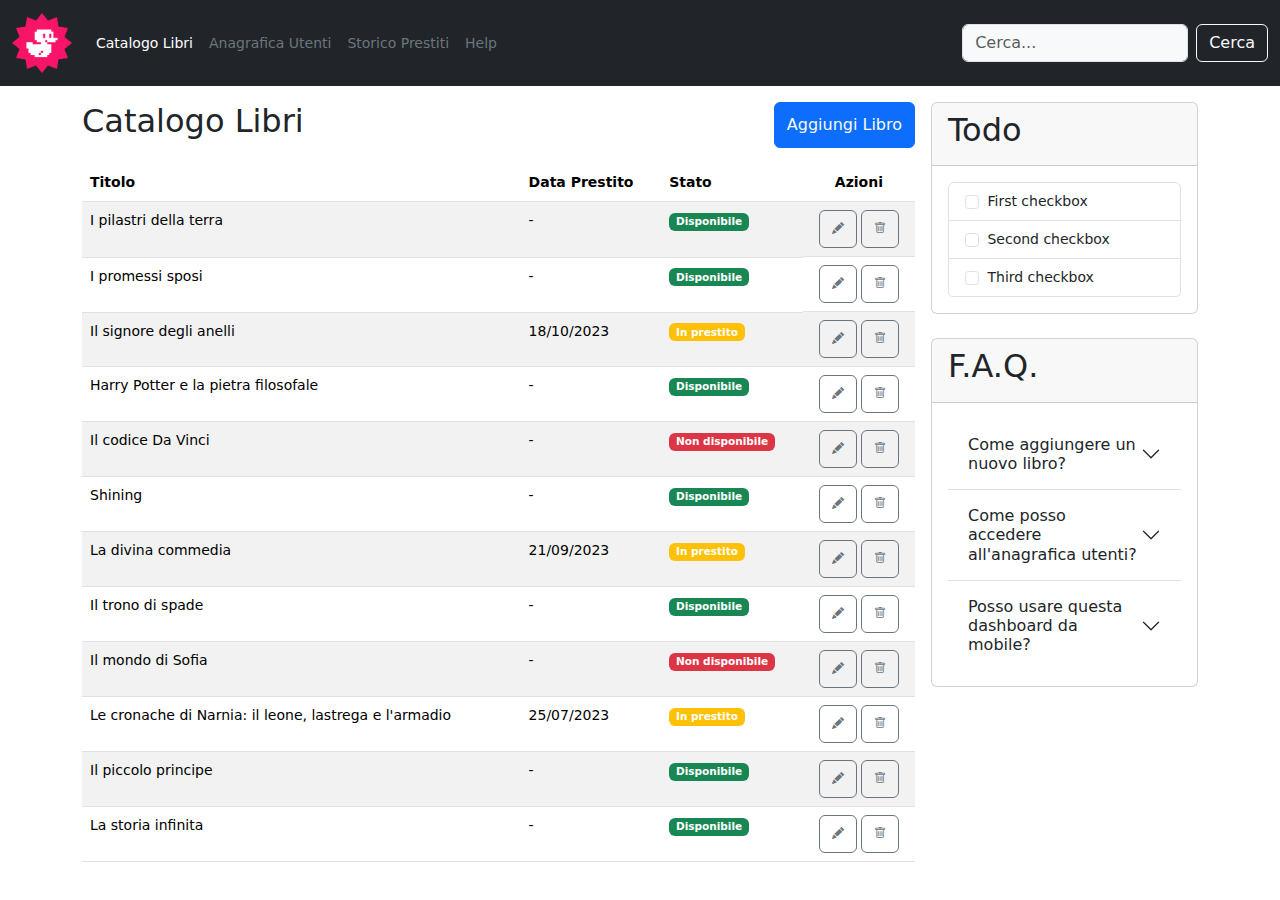
<file: index.html>
<!DOCTYPE html>
<html lang="en">
  <head>
    <meta charset="UTF-8" />
    <meta name="viewport" content="width=device-width, initial-scale=1.0" />
    <link
      href="https://cdn.jsdelivr.net/npm/bootstrap@5.3.3/dist/css/bootstrap.min.css"
      rel="stylesheet"
      integrity="sha384-QWTKZyjpPEjISv5WaRU9OFeRpok6YctnYmDr5pNlyT2bRjXh0JMhjY6hW+ALEwIH"
      crossorigin="anonymous"
    />
    <link
      rel="stylesheet"
      href="https://cdn.jsdelivr.net/npm/bootstrap-icons@1.11.3/font/bootstrap-icons.min.css"
    />
    <link
      rel="stylesheet"
      href="https://cdnjs.cloudflare.com/ajax/libs/font-awesome/6.7.2/css/all.min.css"
      integrity="sha512-Evv84Mr4kqVGRNSgIGL/F/aIDqQb7xQ2vcrdIwxfjThSH8CSR7PBEakCr51Ck+w+/U6swU2Im1vVX0SVk9ABhg=="
      crossorigin="anonymous"
      referrerpolicy="no-referrer"
    />

    <link rel="stylesheet" href="./assets/css/style.css" />

    <title>Bootstrap</title>
  </head>
  <body>
    <header>
      <nav class="navbar navbar-expand-lg navbar-dark bg-dark" >
        <div class="container-fluid">
          <a class="navbar-brand" href="/"
            ><img src="./assets/img/duck.png" alt="Logo image" height="60px"
          /></a>
          <button
            class="navbar-toggler"
            type="button"
            data-bs-toggle="collapse"
            data-bs-target="#navbarTogglerDemo02"
            aria-controls="navbarTogglerDemo02"
            aria-expanded="false"
            aria-label="Toggle navigation"
          >
            <span class="navbar-toggler-icon"></span>
          </button>
          <div class="collapse navbar-collapse" id="navbarTogglerDemo02">
            <ul class="navbar-nav me-auto mb-2 mb-lg-0">
              <li class="nav-item">
                <a
                  class="nav-link active text-white"
                  aria-current="page"
                  href="#"
                  >Catalogo Libri</a
                >
              </li>
              <li class="nav-item">
                <a class="nav-link text-secondary" href="#"
                  >Anagrafica Utenti</a
                >
              </li>
              <li class="nav-item">
                <a class="nav-link text-secondary" href="#">Storico Prestiti</a>
              </li>
              <li class="nav-item">
                <a class="nav-link text-secondary" href="#">Help</a>
              </li>
            </ul>
            <form class="d-flex" role="search">
              <input
                class="form-control me-2 bg-light text-dark"
                type="search"
                placeholder="Cerca..."
                aria-label="Search"
              />
              <button class="btn btn-outline-light" type="submit">Cerca</button>
            </form>
          </div>
        </div>
      </nav>
    </header>

    <main>
      <div class="container overflow-hidden text-center">
        <div class="row gx-3">
          <!--  #region TABLE -->
          <div class="col-12 col-lg-9">
            <div class="mt-3">
              <div class="d-flex justify-content-between pb-3">
                <h2>Catalogo Libri</h2>
                <button type="link" class="btn btn-primary">
                  <a class="link-light link-underline-opacity-0" href="nuovolibro.html">Aggiungi Libro</a>
                </button>
              </div>

              <table class="table text-start table-striped">
                <thead>
                  <tr>
                    <th scope="col">Titolo</th>
                    <th scope="col" class="d-none d-md-table-cell">Data Prestito</th>
                    <th scope="col">Stato</th>
                    <th scope="col" class="text-center">Azioni</th>
                  </tr>
                </thead>


                <tbody>
                  <tr>
                    <td>I pilastri della terra</td>
                    <td class="d-none d-md-table-cell">-</td>
                    <td><span class="badge text-bg-success">Disponibile</span></td>
                    <td class="text-center d-flex flex-shrink-0 justify-content-center">
                      <a class="btn btn-outline-secondary"
                        ><i class="bi bi-pencil-fill fa-xs"></i></a
                      >&nbsp<a class="btn btn-outline-secondary"
                        ><i class="bi bi-trash fa-xs"></i
                      ></a>
                    </td>
                  </tr>
                  <tr>
                    <td>I promessi sposi</td>
                    <td class="d-none d-md-table-cell">-</td>
                    <td><span class="badge text-bg-success">Disponibile</span></td>
                    <td class="text-center d-flex flex-shrink-0 justify-content-center">
                        <a class="btn btn-outline-secondary"
                        ><i class="bi bi-pencil-fill fa-xs"></i></a
                      >&nbsp<a class="btn btn-outline-secondary"
                        ><i class="bi bi-trash fa-xs"></i
                      ></a>
                    </td>
                  </tr>
                  <tr>
                    <td>Il signore degli anelli</td>
                    <td class="d-none d-md-table-cell">18/10/2023</td>
                    <td><span class="badge text-white bg-warning">In prestito</span></td>
                    <td class="text-center">
                        <a class="btn btn-outline-secondary"
                        ><i class="bi bi-pencil-fill fa-xs"></i></a
                      >&nbsp<a class="btn btn-outline-secondary"
                        ><i class="bi bi-trash fa-xs"></i
                      ></a>
                    </td>
                  </tr>
                  <tr>
                    <td>Harry Potter e la pietra filosofale</td>
                    <td class="d-none d-md-table-cell">-</td>
                    <td><span class="badge text-bg-success">Disponibile</span></td>
                    <td class="text-center">
                        <a class="btn btn-outline-secondary"
                        ><i class="bi bi-pencil-fill fa-xs"></i></a
                      >&nbsp<a class="btn btn-outline-secondary"
                        ><i class="bi bi-trash fa-xs"></i
                      ></a>
                    </td>
                  </tr>
                  <tr>
                    <td>Il codice Da Vinci</td>
                    <td class="d-none d-md-table-cell">-</td>
                    <td><span class="badge text-bg-danger">Non disponibile</span></td>
                    <td class="text-center">
                        <a class="btn btn-outline-secondary"
                        ><i class="bi bi-pencil-fill fa-xs"></i></a
                      >&nbsp<a class="btn btn-outline-secondary"
                        ><i class="bi bi-trash fa-xs"></i
                      ></a>
                    </td>
                  </tr>

                  <tr>
                    <td>Shining</td>
                    <td class="d-none d-md-table-cell">-</td>
                    <td><span class="badge text-bg-success">Disponibile</span></td>
                    <td class="text-center">
                        <a class="btn btn-outline-secondary"
                        ><i class="bi bi-pencil-fill fa-xs"></i></a
                      >&nbsp<a class="btn btn-outline-secondary"
                        ><i class="bi bi-trash fa-xs"></i
                      ></a>
                    </td>
                  </tr>

              

                  <tr>
                    <td>La divina commedia</td>
                    <td class="d-none d-md-table-cell">21/09/2023</td>
                    <td><span class="badge text-bg-warning text-white">In prestito</span></td>
                    <td class="text-center">
                        <a class="btn btn-outline-secondary"
                        ><i class="bi bi-pencil-fill fa-xs"></i></a
                      >&nbsp<a class="btn btn-outline-secondary"
                        ><i class="bi bi-trash fa-xs"></i
                      ></a>
                    </td>
                  </tr>
                  
                  <tr>
                    <td>Il trono di spade</td>
                    <td class="d-none d-md-table-cell">-</td>
                    <td><span class="badge text-bg-success">Disponibile</span></td>
                    <td class="text-center">
                        <a class="btn btn-outline-secondary"
                        ><i class="bi bi-pencil-fill fa-xs"></i></a
                      >&nbsp<a class="btn btn-outline-secondary"
                        ><i class="bi bi-trash fa-xs"></i
                      ></a>
                    </td>
                  </tr>

                  <tr>
                    <td>Il mondo di Sofia</td>
                    <td class="d-none d-md-table-cell">-</td>
                    <td><span class="badge text-bg-danger">Non disponibile</span></td>
                    <td class="text-center">
                        <a class="btn btn-outline-secondary"
                        ><i class="bi bi-pencil-fill fa-xs"></i></a
                      >&nbsp<a class="btn btn-outline-secondary"
                        ><i class="bi bi-trash fa-xs"></i
                      ></a>
                    </td>
                  </tr>

                  <tr>
                    <td>Le cronache di Narnia: il leone, lastrega e l'armadio</td>
                    <td class="d-none d-md-table-cell">25/07/2023</td>
                    <td><span class="badge text-white bg-warning">In prestito</span></td>
                    <td class="text-center">
                        <a class="btn btn-outline-secondary"
                        ><i class="bi bi-pencil-fill fa-xs"></i></a
                      >&nbsp<a class="btn btn-outline-secondary"
                        ><i class="bi bi-trash fa-xs"></i
                      ></a>
                    </td>
                  </tr>

                  <tr>
                    <td>Il piccolo principe</td>
                    <td class="d-none d-md-table-cell">-</td>
                    <td><span class="badge text-bg-success">Disponibile</span></td>
                    <td class="text-center">
                        <a class="btn btn-outline-secondary"
                        ><i class="bi bi-pencil-fill fa-xs"></i></a
                      >&nbsp<a class="btn btn-outline-secondary"
                        ><i class="bi bi-trash fa-xs"></i
                      ></a>
                    </td>
                  </tr>

                  <tr>
                    <td>La storia infinita</td>
                    <td class="d-none d-md-table-cell">-</td>
                    <td><span class="badge text-bg-success">Disponibile</span></td>
                    <td class="text-center">
                        <a class="btn btn-outline-secondary"
                        ><i class="bi bi-pencil-fill fa-xs"></i></a
                      >&nbsp<a class="btn btn-outline-secondary"
                        ><i class="bi bi-trash fa-xs"></i
                      ></a>
                    </td>
                  </tr>
                </tbody>
              </table>
            </div>
          </div>
          <!--  #endregion TABLE -->

          <!--  #region TODO CHECKLIST -->
          <div class="col-12 col-lg-3">
            <div class="mt-3">
              <div class="card text-start mb-4">
                <div class="card-header"><h2>Todo</h2></div>
                <ul class="list-group m-3">
                  <li class="list-group-item">
                    <input
                      class="form-check-input me-1"
                      type="checkbox"
                      value=""
                      id="firstCheckbox"
                    />
                    <label class="form-check-label" for="firstCheckbox"
                      >First checkbox</label
                    >
                  </li>
                  <li class="list-group-item">
                    <input
                      class="form-check-input me-1"
                      type="checkbox"
                      value=""
                      id="secondCheckbox"
                    />
                    <label class="form-check-label" for="secondCheckbox"
                      >Second checkbox</label
                    >
                  </li>
                  <li class="list-group-item">
                    <input
                      class="form-check-input me-1"
                      type="checkbox"
                      value=""
                      id="thirdCheckbox"
                    />
                    <label class="form-check-label" for="thirdCheckbox"
                      >Third checkbox</label
                    >
                  </li>
                </ul>
              </div>
              <!--  #endregion TODO CHECKLIST -->

              <!--  #region F.A.Q. -->
              <div class="card mb-4">
                <div class="card-header text-start"><h2>F.A.Q.</h2></div>
                <div
                  class="accordion accordion-flush m-3"
                  id="accordionExample"
                >
                  <div class="accordion-item">
                    <h2 class="accordion-header">
                      <button
                        class="accordion-button collapsed"
                        type="button"
                        data-bs-toggle="collapse"
                        data-bs-target="#collapseOne"
                        aria-expanded="true"
                        aria-controls="collapseOne"
                      >
                        Come aggiungere un nuovo libro?
                      </button>
                    </h2>
                    <div
                      id="collapseOne"
                      class="accordion-collapse collapse"
                      data-bs-parent="#accordionExample"
                    >
                      <div class="accordion-body">
                        <strong
                          >This is the first item's accordion body.</strong
                        >
                        It is shown by default, until the collapse plugin adds
                        the appropriate classes that we use to style each
                        element. These classes control the overall appearance,
                        as well as the showing and hiding via CSS transitions.
                        You can modify any of this with custom CSS or overriding
                        our default variables. It's also worth noting that just
                        about any HTML can go within the
                        <code>.accordion-body</code>, though the transition does
                        limit overflow.
                      </div>
                    </div>
                  </div>
                  <div class="accordion-item">
                    <h2 class="accordion-header">
                      <button
                        class="accordion-button collapsed"
                        type="button"
                        data-bs-toggle="collapse"
                        data-bs-target="#collapseTwo"
                        aria-expanded="false"
                        aria-controls="collapseTwo"
                      >
                        Come posso accedere all'anagrafica utenti?
                      </button>
                    </h2>
                    <div
                      id="collapseTwo"
                      class="accordion-collapse collapse"
                      data-bs-parent="#accordionExample"
                    >
                      <div class="accordion-body">
                        <strong
                          >This is the second item's accordion body.</strong
                        >
                        It is hidden by default, until the collapse plugin adds
                        the appropriate classes that we use to style each
                        element. These classes control the overall appearance,
                        as well as the showing and hiding via CSS transitions.
                        You can modify any of this with custom CSS or overriding
                        our default variables. It's also worth noting that just
                        about any HTML can go within the
                        <code>.accordion-body</code>, though the transition does
                        limit overflow.
                      </div>
                    </div>
                  </div>
                  <div class="accordion-item">
                    <h2 class="accordion-header">
                      <button
                        class="accordion-button collapsed"
                        type="button"
                        data-bs-toggle="collapse"
                        data-bs-target="#collapseThree"
                        aria-expanded="false"
                        aria-controls="collapseThree"
                      >
                        Posso usare questa dashboard da mobile?
                      </button>
                    </h2>
                    <div
                      id="collapseThree"
                      class="accordion-collapse collapse"
                      data-bs-parent="#accordionExample"
                    >
                      <div class="accordion-body">
                        <strong
                          >This is the third item's accordion body.</strong
                        >
                        It is hidden by default, until the collapse plugin adds
                        the appropriate classes that we use to style each
                        element. These classes control the overall appearance,
                        as well as the showing and hiding via CSS transitions.
                        You can modify any of this with custom CSS or overriding
                        our default variables. It's also worth noting that just
                        about any HTML can go within the
                        <code>.accordion-body</code>, though the transition does
                        limit overflow.
                      </div>
                    </div>
                  </div>
                </div>
              </div>
              <!--  #endregion F.A.Q. -->
            </div>
          </div>
        </div>
      </div>
    </main>

    <script
      src="https://cdn.jsdelivr.net/npm/bootstrap@5.3.3/dist/js/bootstrap.bundle.min.js"
      integrity="sha384-YvpcrYf0tY3lHB60NNkmXc5s9fDVZLESaAA55NDzOxhy9GkcIdslK1eN7N6jIeHz"
      crossorigin="anonymous"
    ></script>
  </body>
</html>
</file>
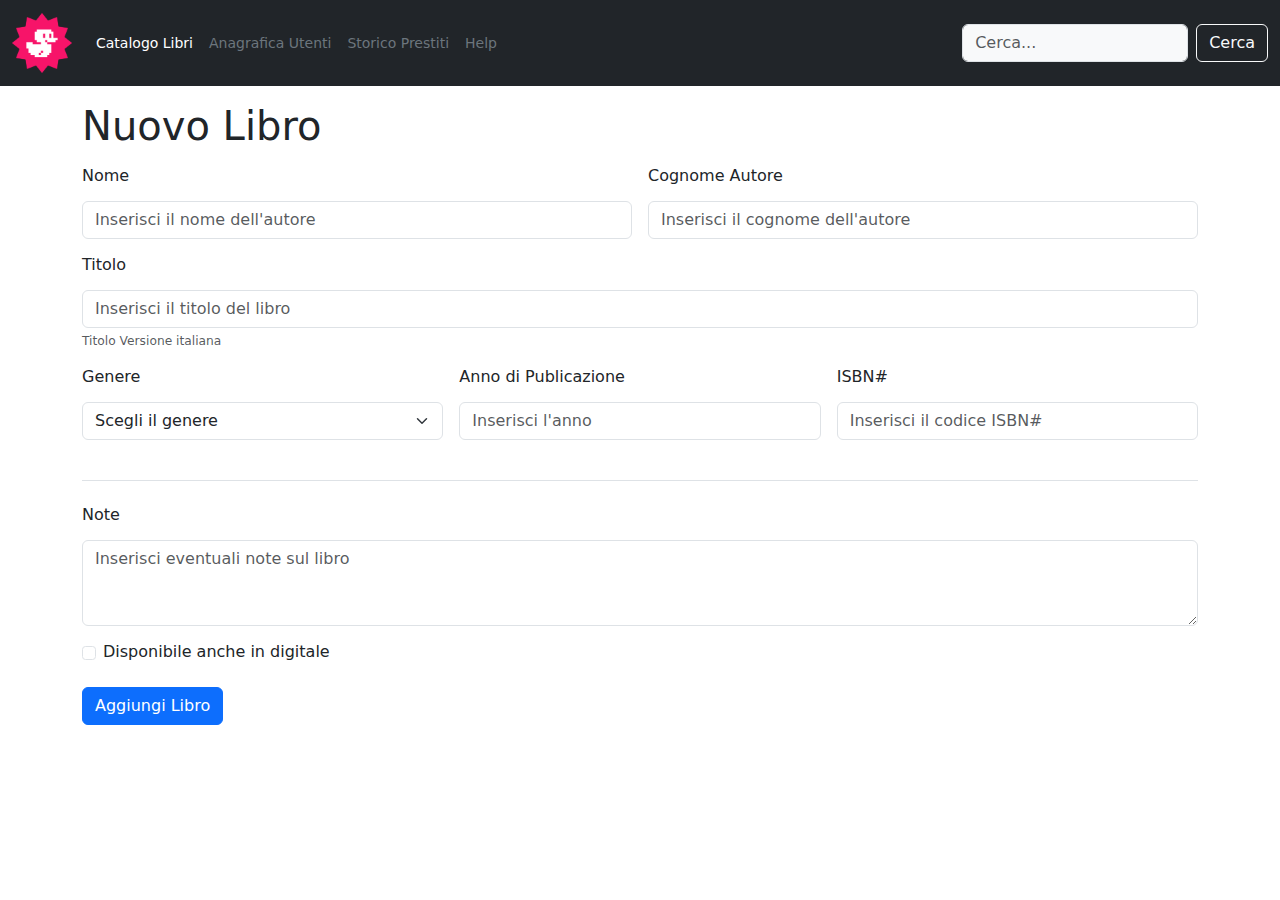
<file: nuovolibro.html>
<!DOCTYPE html>
<html lang="en">
    <head>
        <meta charset="UTF-8" />
        <meta name="viewport" content="width=device-width, initial-scale=1.0" />
        <link
          href="https://cdn.jsdelivr.net/npm/bootstrap@5.3.3/dist/css/bootstrap.min.css"
          rel="stylesheet"
          integrity="sha384-QWTKZyjpPEjISv5WaRU9OFeRpok6YctnYmDr5pNlyT2bRjXh0JMhjY6hW+ALEwIH"
          crossorigin="anonymous"
        />
        <link
          rel="stylesheet"
          href="https://cdn.jsdelivr.net/npm/bootstrap-icons@1.11.3/font/bootstrap-icons.min.css"
        />
        <link
          rel="stylesheet"
          href="https://cdnjs.cloudflare.com/ajax/libs/font-awesome/6.7.2/css/all.min.css"
          integrity="sha512-Evv84Mr4kqVGRNSgIGL/F/aIDqQb7xQ2vcrdIwxfjThSH8CSR7PBEakCr51Ck+w+/U6swU2Im1vVX0SVk9ABhg=="
          crossorigin="anonymous"
          referrerpolicy="no-referrer"
        />
    
        <link rel="stylesheet" href="./assets/css/style.css" />
    
        <title>Nuovo Libro</title>
      </head>
<body>
    <header>
        <nav class="navbar navbar-expand-lg navbar-dark bg-dark" >
          <div class="container-fluid">
            <a class="navbar-brand" href="/"
              ><img src="./assets/img/duck.png" alt="Logo image" height="60px"
            /></a>
            <button
              class="navbar-toggler"
              type="button"
              data-bs-toggle="collapse"
              data-bs-target="#navbarTogglerDemo02"
              aria-controls="navbarTogglerDemo02"
              aria-expanded="false"
              aria-label="Toggle navigation"
            >
              <span class="navbar-toggler-icon"></span>
            </button>
            <div class="collapse navbar-collapse" id="navbarTogglerDemo02">
              <ul class="navbar-nav me-auto mb-2 mb-lg-0">
                <li class="nav-item">
                  <a
                    class="nav-link active text-white"
                    aria-current="page"
                    href="#"
                    >Catalogo Libri</a
                  >
                </li>
                <li class="nav-item">
                  <a class="nav-link text-secondary" href="#"
                    >Anagrafica Utenti</a
                  >
                </li>
                <li class="nav-item">
                  <a class="nav-link text-secondary" href="#">Storico Prestiti</a>
                </li>
                <li class="nav-item">
                  <a class="nav-link text-secondary" href="#">Help</a>
                </li>
              </ul>
              <form class="d-flex" role="search">
                <input
                  class="form-control me-2 bg-light text-dark"
                  type="search"
                  placeholder="Cerca..."
                  aria-label="Search"
                />
                <button class="btn btn-outline-light" type="submit">Cerca</button>
              </form>
            </div>
          </div>
        </nav>
      </header>

      <main>
        <div class="container">
            <h1 class="my-3">Nuovo Libro</h1>
        <form class="row g-3">

            <div class="col col-md-6">
              <label for="inputName4" class="form-label"><p class="h6">Nome</p></label>
              <input type="text" class="form-control" id="inputName4" placeholder="Inserisci il nome dell'autore" required>
            </div>
            <div class="col col-md-6">
              <label for="inputLastName4" class="form-label"><p class="h6">Cognome Autore</p></label>
              <input type="text" class="form-control" id="inputLastName4" placeholder="Inserisci il cognome dell'autore" required>
            </div>
            <div class="col-12">
              <label for="inputTitle" class="form-label"><p class="h6">Titolo</p></label>
              <input type="text" class="form-control" id="inputTitle" placeholder="Inserisci il titolo del libro" aria-describedby="titleHelp" required>
              <div id="titleHelp" class="form-text">
               Titolo Versione italiana
              </div>
            </div>
           
            <div class="col-md-4">
              <label for="inputState" class="form-label"><p class="h6">Genere</p></label>
              <select id="inputState" class="form-select" required>
                <option selected disabled value="">Scegli il genere</option>
                <option>1...</option>
                <option>.2..</option>
                <option>..3.</option>
              </select>
            </div>

             <div class="col-md-4">
              <label for="inputDate" class="form-label"><p class="h6">Anno di Publicazione</p></label>
              <input type="number" class="form-control" id="inputDate" placeholder="Inserisci l'anno" required>
            </div>

            <div class="col-md-4 mb-4">
              <label for="inputISBN" class="form-label"><p class="h6">ISBN#</p></label>
              <input type="number" class="form-control" id="inputISBN" placeholder="Inserisci il codice ISBN#" required>
            </div>
            <div class="col-12">
                <div class="border-top pt-4 mb-3">
                    <label for="exampleFormControlTextarea1" class="form-label"><p class="h6">Note</p></label>
                    <textarea class="form-control" id="exampleFormControlTextarea1" rows="3" placeholder="Inserisci eventuali note sul libro"></textarea>
                  </div>

              <div class="form-check">
                <input class="form-check-input" type="checkbox" id="gridCheck">
                <label class="form-check-label" for="gridCheck">
                    <p class="h6">Disponibile anche in digitale</p>
                </label>
              </div>
            </div>
            <div class="col-12">
              <button type="submit" class="btn btn-primary">Aggiungi Libro</button>
            </div>
          </form>
        </div>
      </main>
    


    <script
      src="https://cdn.jsdelivr.net/npm/bootstrap@5.3.3/dist/js/bootstrap.bundle.min.js"
      integrity="sha384-YvpcrYf0tY3lHB60NNkmXc5s9fDVZLESaAA55NDzOxhy9GkcIdslK1eN7N6jIeHz"
      crossorigin="anonymous"
    ></script>
</body>
</html>
</file>
<file: assets/css/style.css>
/* .form-control::placeholder{
    color: gray;
    opacity: 70%;
} */

body{
    font-size: 14px;

}
/* tr>td:nth-of-type(4){
    text-align: center;
    padding: 6px 0;
    min-width: 100pxpx;

} */
</file>
